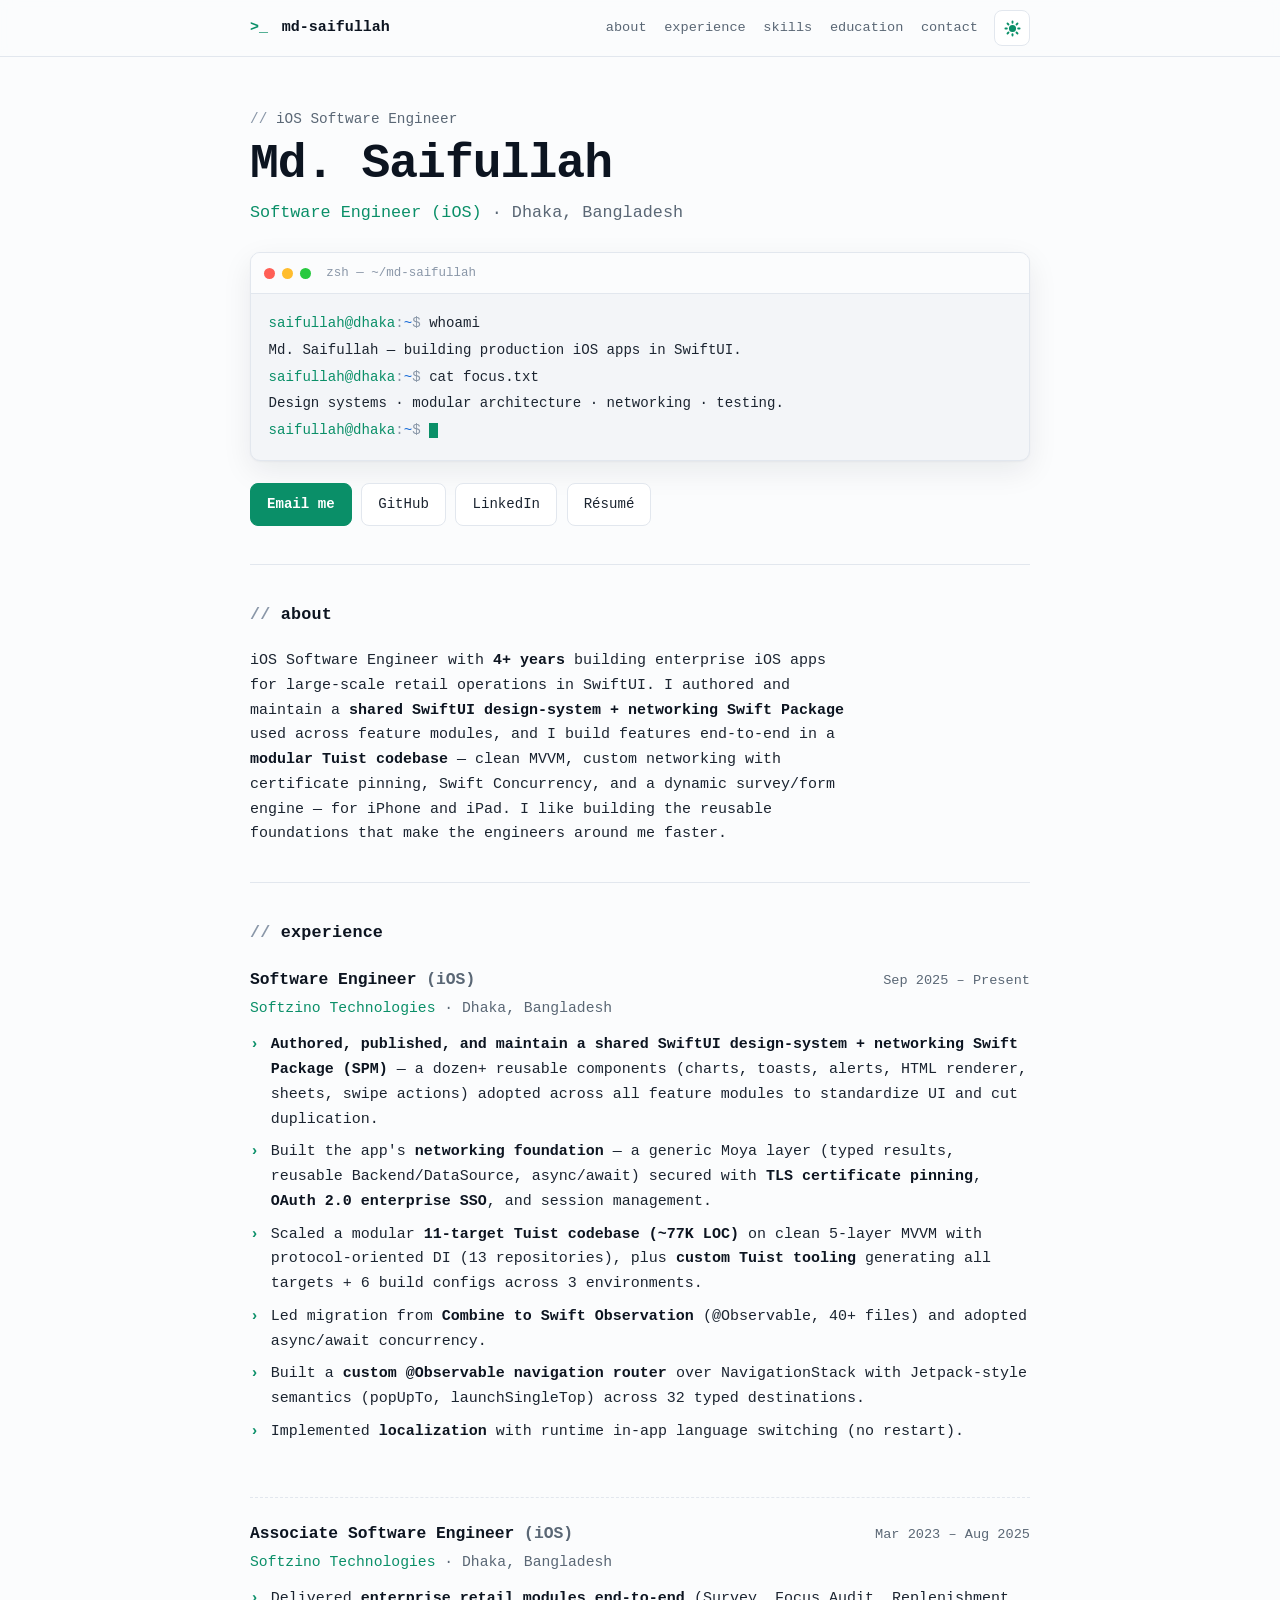
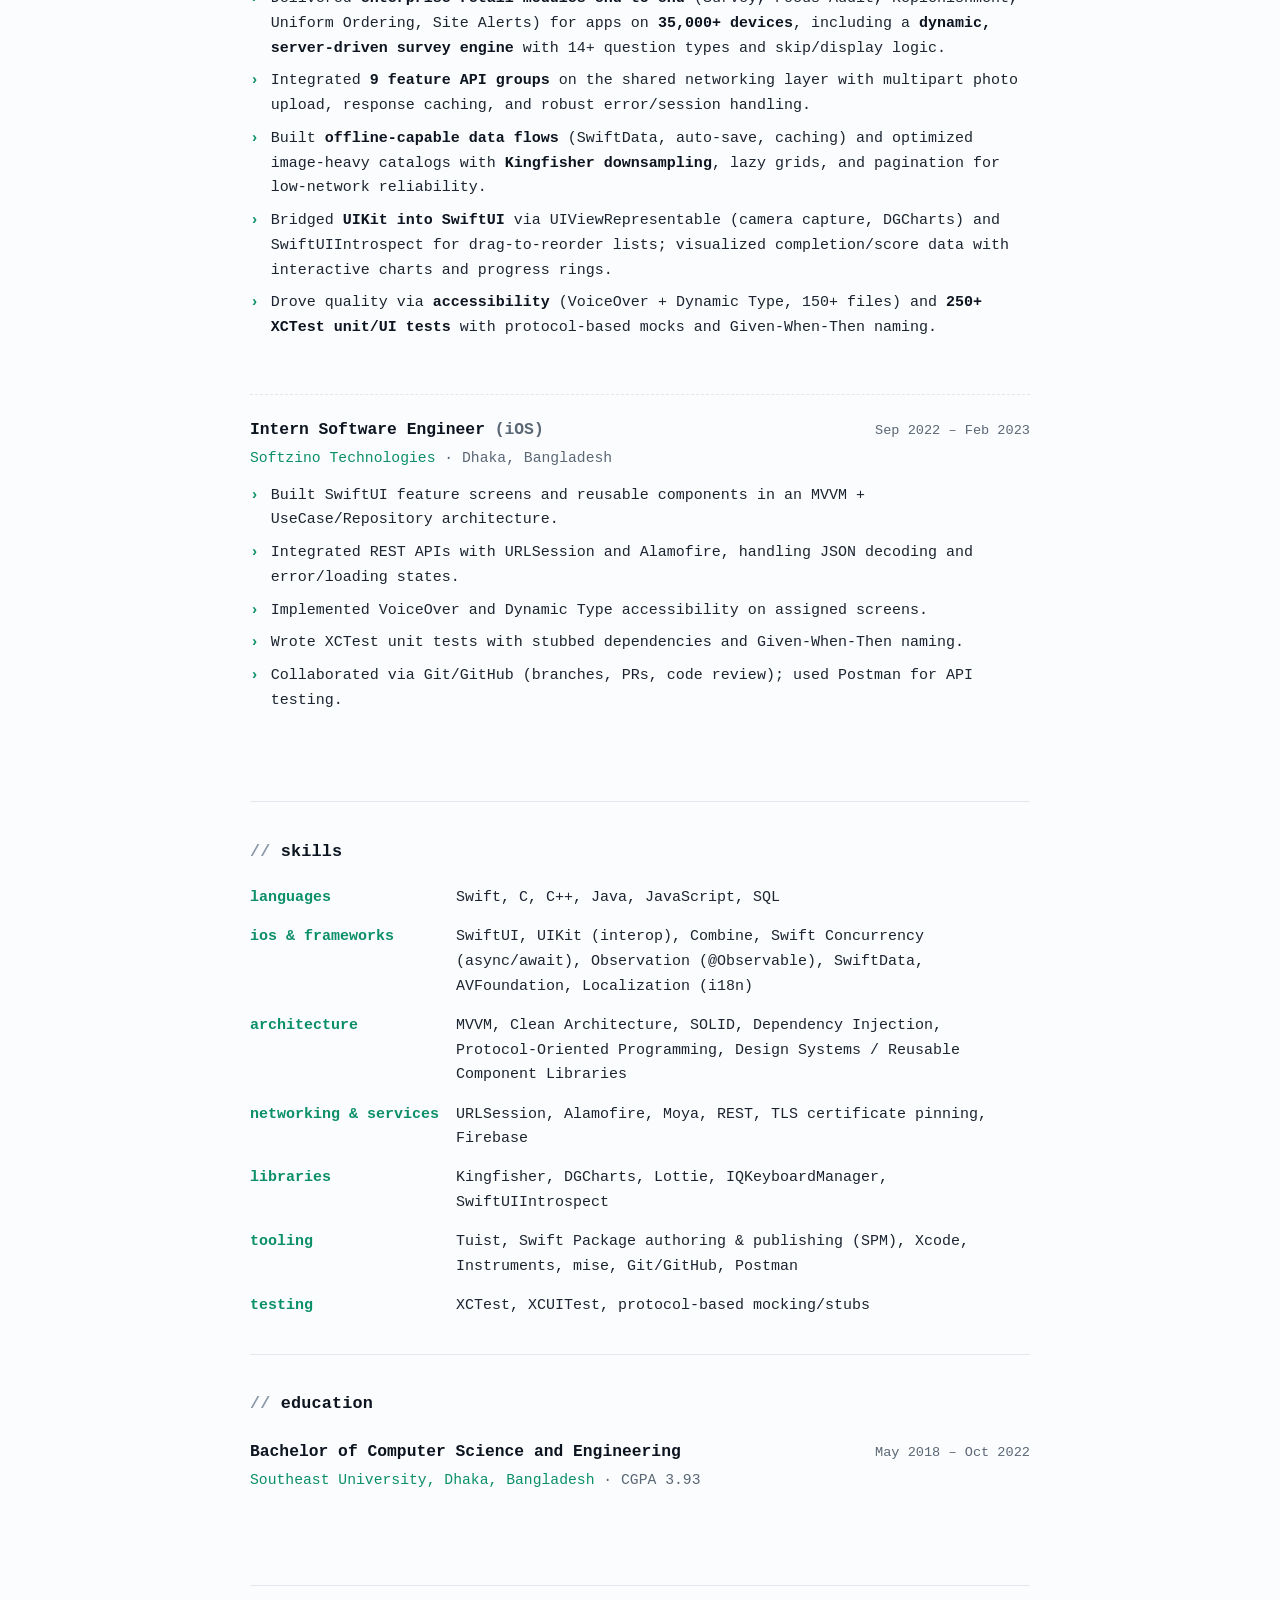
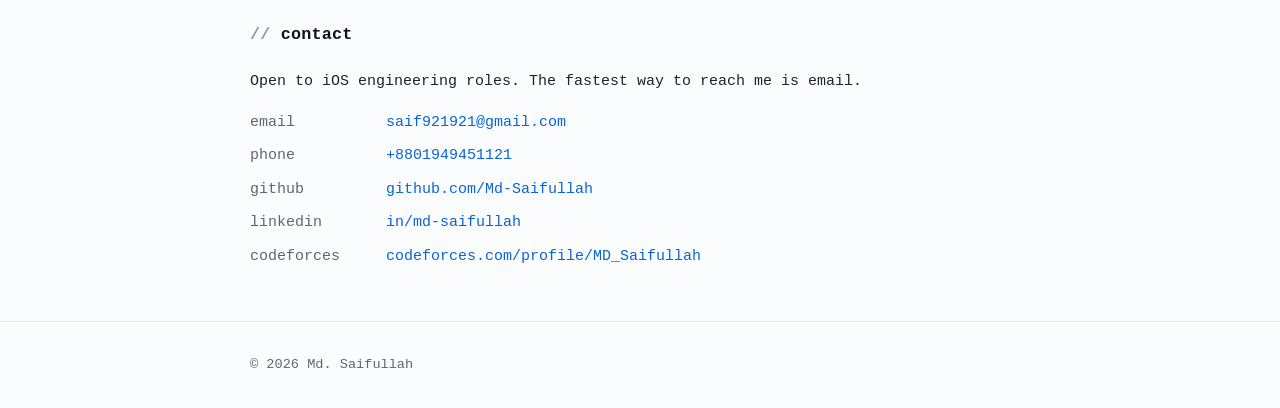
<file: index.html>
<!DOCTYPE html>
<html lang="en" data-theme="dark">
<head>
  <meta charset="UTF-8" />
  <meta name="viewport" content="width=device-width, initial-scale=1.0" />
  <title>Md. Saifullah — Software Engineer (iOS)</title>
  <meta name="description" content="Md. Saifullah — iOS Software Engineer with 4+ years building production SwiftUI apps for large-scale enterprise retail. SwiftUI, Swift Concurrency, modular Tuist architecture, custom networking." />
  <meta name="author" content="Md. Saifullah" />
  <meta name="theme-color" content="#0b0f14" />
  <link rel="canonical" href="https://md-saifullah.github.io/" />

  <!-- Open Graph / social -->
  <meta property="og:type" content="website" />
  <meta property="og:title" content="Md. Saifullah — Software Engineer (iOS)" />
  <meta property="og:description" content="iOS Software Engineer. SwiftUI, Swift Concurrency, modular Tuist architecture, custom networking. 4+ years shipping enterprise apps." />
  <meta property="og:url" content="https://md-saifullah.github.io/" />
  <meta property="og:image" content="https://md-saifullah.github.io/og.png" />                                                                                    
  <meta property="og:image:width" content="1200" />                                                                                                               
  <meta property="og:image:height" content="630" />                                                                                                               
  <meta property="og:image:alt" content="Md. Saifullah — Software Engineer (iOS)" />                                                                              
  <meta name="twitter:card" content="summary_large_image" />                                                                                                      
  <meta name="twitter:title" content="Md. Saifullah — Software Engineer (iOS)" />                                                                                 
  <meta name="twitter:description" content="iOS Software Engineer. SwiftUI, modular architecture, 4+ years shipping production apps." />                          
  <meta name="twitter:image" content="https://md-saifullah.github.io/og.png" />
  
  <link rel="icon" type="image/svg+xml" href="./favicon.svg" />
  <link rel="stylesheet" href="./styles.css" />

  <!-- No-flash theme init: apply saved theme before paint -->
  <script>
    (function () {
      try {
        var t = localStorage.getItem("theme");
        if (!t) t = matchMedia("(prefers-color-scheme: light)").matches ? "light" : "dark";
        document.documentElement.setAttribute("data-theme", t);
      } catch (e) {}
    })();
  </script>
</head>
<body>
  <a class="skip-link" href="#main">Skip to content</a>

  <header class="nav" role="banner">
    <div class="wrap nav-inner">
      <a class="brand" href="#top" aria-label="Home">
        <span class="brand-prompt">&gt;_</span> md-saifullah
      </a>
      <nav class="nav-links" id="primary-nav" aria-label="Primary">
        <a href="#about">about</a>
        <a href="#experience">experience</a>
        <!-- <a href="#projects">projects</a> -->
        <a href="#skills">skills</a>
        <a href="#education">education</a>
        <a href="#contact">contact</a>
      </nav>
      <button id="nav-toggle" class="nav-toggle" type="button" aria-label="Open menu" aria-expanded="false" aria-controls="primary-nav">
        <span class="nav-toggle-bars" aria-hidden="true"></span>
      </button>
      <button id="theme-toggle" class="theme-toggle" type="button" aria-label="Toggle color theme" title="Toggle theme">
        <svg class="icon-moon" viewBox="0 0 24 24" fill="none" stroke="currentColor" stroke-width="2" stroke-linecap="round" stroke-linejoin="round" aria-hidden="true">
          <path d="M21 12.79A9 9 0 1 1 11.21 3 7 7 0 0 0 21 12.79z"/>
        </svg>
        <svg class="icon-sun" viewBox="0 0 24 24" fill="none" stroke="currentColor" stroke-width="2" stroke-linecap="round" stroke-linejoin="round" aria-hidden="true">
          <circle cx="12" cy="12" r="4" fill="currentColor"/>
          <line x1="12" y1="2" x2="12" y2="4"/>
          <line x1="12" y1="20" x2="12" y2="22"/>
          <line x1="4.93" y1="4.93" x2="6.34" y2="6.34"/>
          <line x1="17.66" y1="17.66" x2="19.07" y2="19.07"/>
          <line x1="2" y1="12" x2="4" y2="12"/>
          <line x1="20" y1="12" x2="22" y2="12"/>
          <line x1="4.93" y1="19.07" x2="6.34" y2="17.66"/>
          <line x1="17.66" y1="6.34" x2="19.07" y2="4.93"/>
        </svg>
      </button>
    </div>
  </header>

  <main id="main" class="wrap">
    <span id="top"></span>

    <!-- ============ HERO ============ -->
    <section class="hero" aria-labelledby="hero-name">
      <p class="hero-kicker"><span class="comment">//</span> iOS Software Engineer</p>
      <h1 id="hero-name">Md. Saifullah</h1>
      <p class="hero-sub">
        <span class="accent">Software Engineer (iOS)</span>
        <span class="muted">· Dhaka, Bangladesh</span>
      </p>

      <div class="terminal" role="group" aria-label="Introduction">
        <div class="term-bar" aria-hidden="true">
          <span class="dot dot-r"></span><span class="dot dot-y"></span><span class="dot dot-g"></span>
          <span class="term-title">zsh — ~/md-saifullah</span>
        </div>
        <pre class="term-body"><span class="t-prompt">saifullah@dhaka</span><span class="t-sep">:</span><span class="t-path">~</span><span class="t-sep">$</span> whoami
<span class="t-out">Md. Saifullah — building production iOS apps in SwiftUI.</span>
<span class="t-prompt">saifullah@dhaka</span><span class="t-sep">:</span><span class="t-path">~</span><span class="t-sep">$</span> cat focus.txt
<span class="t-out">Design systems · modular architecture · networking · testing.</span>
<span class="t-prompt">saifullah@dhaka</span><span class="t-sep">:</span><span class="t-path">~</span><span class="t-sep">$</span> <span class="cursor" aria-hidden="true"></span></pre>
      </div>

      <div class="cta">
        <a class="btn btn-primary" href="mailto:saif921921@gmail.com">Email me</a>
        <a class="btn" href="https://github.com/Md-Saifullah" target="_blank" rel="noopener">GitHub</a>
        <a class="btn" href="https://www.linkedin.com/in/md-saifullah-5b632823a" target="_blank" rel="noopener">LinkedIn</a>
        <!-- TODO: copy your chosen résumé PDF into this folder as resume.pdf -->
        <a class="btn" href="./resume.pdf" target="_blank" rel="noopener">Résumé</a>
      </div>
    </section>

    <!-- ============ ABOUT ============ -->
    <section id="about" class="section" aria-labelledby="about-h">
      <h2 id="about-h" class="section-title"><span class="comment">//</span> about</h2>
      <p class="prose">
        iOS Software Engineer with <strong>4+ years</strong> building enterprise iOS apps for
        large-scale retail operations in SwiftUI. I authored and maintain a
        <strong>shared SwiftUI design-system + networking Swift Package</strong> used across feature
        modules, and I build features end-to-end in a <strong>modular Tuist codebase</strong> — clean
        MVVM, custom networking with certificate pinning, Swift Concurrency, and a dynamic
        survey/form engine — for iPhone and iPad. I like building the reusable foundations that make
        the engineers around me faster.
      </p>
    </section>

    <!-- ============ EXPERIENCE ============ -->
    <section id="experience" class="section" aria-labelledby="exp-h">
      <h2 id="exp-h" class="section-title"><span class="comment">//</span> experience</h2>

      <article class="role">
        <header class="role-head">
          <h3 class="role-title">Software Engineer <span class="muted">(iOS)</span></h3>
          <span class="role-period">Sep 2025 – Present</span>
        </header>
        <p class="role-org">Softzino Technologies <span class="muted">· Dhaka, Bangladesh</span></p>
        <ul class="bullets">
          <li><strong>Authored, published, and maintain a shared SwiftUI design-system + networking Swift Package (SPM)</strong> — a dozen+ reusable components (charts, toasts, alerts, HTML renderer, sheets, swipe actions) adopted across all feature modules to standardize UI and cut duplication.</li>
          <li>Built the app's <strong>networking foundation</strong> — a generic Moya layer (typed results, reusable Backend/DataSource, async/await) secured with <strong>TLS certificate pinning</strong>, <strong>OAuth 2.0 enterprise SSO</strong>, and session management.</li>
          <li>Scaled a modular <strong>11-target Tuist codebase (~77K LOC)</strong> on clean 5-layer MVVM with protocol-oriented DI (13 repositories), plus <strong>custom Tuist tooling</strong> generating all targets + 6 build configs across 3 environments.</li>
          <li>Led migration from <strong>Combine to Swift Observation</strong> (@Observable, 40+ files) and adopted async/await concurrency.</li>
          <li>Built a <strong>custom @Observable navigation router</strong> over NavigationStack with Jetpack-style semantics (popUpTo, launchSingleTop) across 32 typed destinations.</li>
          <li>Implemented <strong>localization</strong> with runtime in-app language switching (no restart).</li>
        </ul>
      </article>

      <article class="role">
        <header class="role-head">
          <h3 class="role-title">Associate Software Engineer <span class="muted">(iOS)</span></h3>
          <span class="role-period">Mar 2023 – Aug 2025</span>
        </header>
        <p class="role-org">Softzino Technologies <span class="muted">· Dhaka, Bangladesh</span></p>
        <ul class="bullets">
          <li>Delivered <strong>enterprise retail modules end-to-end</strong> (Survey, Focus Audit, Replenishment, Uniform Ordering, Site Alerts) for apps on <strong>35,000+ devices</strong>, including a <strong>dynamic, server-driven survey engine</strong> with 14+ question types and skip/display logic.</li>
          <li>Integrated <strong>9 feature API groups</strong> on the shared networking layer with multipart photo upload, response caching, and robust error/session handling.</li>
          <li>Built <strong>offline-capable data flows</strong> (SwiftData, auto-save, caching) and optimized image-heavy catalogs with <strong>Kingfisher downsampling</strong>, lazy grids, and pagination for low-network reliability.</li>
          <li>Bridged <strong>UIKit into SwiftUI</strong> via UIViewRepresentable (camera capture, DGCharts) and SwiftUIIntrospect for drag-to-reorder lists; visualized completion/score data with interactive charts and progress rings.</li>
          <li>Drove quality via <strong>accessibility</strong> (VoiceOver + Dynamic Type, 150+ files) and <strong>250+ XCTest unit/UI tests</strong> with protocol-based mocks and Given-When-Then naming.</li>
        </ul>
      </article>

      <article class="role">
        <header class="role-head">
          <h3 class="role-title">Intern Software Engineer <span class="muted">(iOS)</span></h3>
          <span class="role-period">Sep 2022 – Feb 2023</span>
        </header>
        <p class="role-org">Softzino Technologies <span class="muted">· Dhaka, Bangladesh</span></p>
        <ul class="bullets">
          <li>Built SwiftUI feature screens and reusable components in an MVVM + UseCase/Repository architecture.</li>
          <li>Integrated REST APIs with URLSession and Alamofire, handling JSON decoding and error/loading states.</li>
          <li>Implemented VoiceOver and Dynamic Type accessibility on assigned screens.</li>
          <li>Wrote XCTest unit tests with stubbed dependencies and Given-When-Then naming.</li>
          <li>Collaborated via Git/GitHub (branches, PRs, code review); used Postman for API testing.</li>
        </ul>
      </article>
    </section>

    <!-- ============ PROJECTS (personal work) ============ -->
    <!-- TODO: add your personal projects here. Uncomment this whole section
         AND the "projects" link in the nav above. Duplicate a .card per project.
         Card styles already live in styles.css.
    <section id="projects" class="section" aria-labelledby="projects-h">
      <h2 id="projects-h" class="section-title"><span class="comment">//</span> projects</h2>
      <div class="cards">

        <article class="card">
          <h3>Project Name</h3>
          <p>One or two lines on what it does and the problem it solves.</p>
          <div class="tags">
            <span class="tag">SwiftUI</span>
            <span class="tag">Swift Concurrency</span>
          </div>
          <div class="card-links">
            <a href="https://github.com/Md-Saifullah/REPO" target="_blank" rel="noopener">source</a>
            <a href="https://apps.apple.com/" target="_blank" rel="noopener">App Store</a>
          </div>
        </article>

        <article class="card">
          <h3>Project Name</h3>
          <p>One or two lines on what it does and the problem it solves.</p>
          <div class="tags">
            <span class="tag">UIKit</span>
            <span class="tag">Core Data</span>
          </div>
          <div class="card-links">
            <a href="https://github.com/Md-Saifullah/REPO" target="_blank" rel="noopener">source</a>
          </div>
        </article>

        <article class="card">
          <h3>Project Name</h3>
          <p>One or two lines on what it does and the problem it solves.</p>
          <div class="tags">
            <span class="tag">Swift</span>
          </div>
          <div class="card-links">
            <a href="https://github.com/Md-Saifullah/REPO" target="_blank" rel="noopener">source</a>
          </div>
        </article>

      </div>
    </section>
    -->

    <!-- ============ SKILLS ============ -->
    <section id="skills" class="section" aria-labelledby="skills-h">
      <h2 id="skills-h" class="section-title"><span class="comment">//</span> skills</h2>
      <dl class="skills">
        <div class="skill"><dt>languages</dt><dd>Swift, C, C++, Java, JavaScript, SQL</dd></div>
        <div class="skill"><dt>ios &amp; frameworks</dt><dd>SwiftUI, UIKit (interop), Combine, Swift Concurrency (async/await), Observation (@Observable), SwiftData, AVFoundation, Localization (i18n)</dd></div>
        <div class="skill"><dt>architecture</dt><dd>MVVM, Clean Architecture, SOLID, Dependency Injection, Protocol-Oriented Programming, Design Systems / Reusable Component Libraries</dd></div>
        <div class="skill"><dt>networking &amp; services</dt><dd>URLSession, Alamofire, Moya, REST, TLS certificate pinning, Firebase</dd></div>
        <div class="skill"><dt>libraries</dt><dd>Kingfisher, DGCharts, Lottie, IQKeyboardManager, SwiftUIIntrospect</dd></div>
        <div class="skill"><dt>tooling</dt><dd>Tuist, Swift Package authoring &amp; publishing (SPM), Xcode, Instruments, mise, Git/GitHub, Postman</dd></div>
        <div class="skill"><dt>testing</dt><dd>XCTest, XCUITest, protocol-based mocking/stubs</dd></div>
      </dl>
    </section>

    <!-- ============ EDUCATION ============ -->
    <section id="education" class="section" aria-labelledby="edu-h">
      <h2 id="edu-h" class="section-title"><span class="comment">//</span> education</h2>
      <article class="role">
        <header class="role-head">
          <h3 class="role-title">Bachelor of Computer Science and Engineering</h3>
          <span class="role-period">May 2018 – Oct 2022</span>
        </header>
        <p class="role-org">Southeast University, Dhaka, Bangladesh <span class="muted">· CGPA 3.93</span></p>
      </article>
    </section>

    <!-- ============ CONTACT ============ -->
    <section id="contact" class="section" aria-labelledby="contact-h">
      <h2 id="contact-h" class="section-title"><span class="comment">//</span> contact</h2>
      <p class="prose">Open to iOS engineering roles. The fastest way to reach me is email.</p>
      <ul class="contact-list">
        <li><span class="c-key">email</span><a href="mailto:saif921921@gmail.com">saif921921@gmail.com</a></li>
        <li><span class="c-key">phone</span><a href="tel:+8801949451121">+8801949451121</a></li>
        <li><span class="c-key">github</span><a href="https://github.com/Md-Saifullah" target="_blank" rel="noopener">github.com/Md-Saifullah</a></li>
        <li><span class="c-key">linkedin</span><a href="https://www.linkedin.com/in/md-saifullah-5b632823a" target="_blank" rel="noopener">in/md-saifullah</a></li>
        <li><span class="c-key">codeforces</span><a href="https://codeforces.com/profile/MD_Saifullah" target="_blank" rel="noopener">codeforces.com/profile/MD_Saifullah</a></li>
      </ul>
    </section>
  </main>

  <footer class="footer">
    <div class="wrap">
      <!-- <p><span class="comment">//</span> built with plain HTML &amp; CSS · hosted on Vercel &amp; GitHub Pages</p> -->
      <p class="muted">© <span id="year"></span> Md. Saifullah</p>
    </div>
  </footer>

  <script src="./main.js" defer></script>
</body>
</html>
</file>
<file: styles.css>
/* =========================================================
   Md. Saifullah — portfolio
   Minimal monospace / terminal aesthetic.
   Dependency-free. Dark default + light theme via [data-theme].
   ========================================================= */

:root {
  --max: 820px;

  /* dark (default) */
  --bg: #0b0f14;
  --bg-elev: #11161d;
  --bg-term: #0e141b;
  --text: #d6dee8;
  --muted: #8a97a8;
  --faint: #5c6672;
  --border: #1e2630;
  --accent: #5ad1a0;   /* mint/terminal green */
  --accent-2: #58a6ff; /* link blue */
  --strong: #eaf1f8;
  --shadow: 0 1px 0 rgba(255, 255, 255, 0.02), 0 8px 30px rgba(0, 0, 0, 0.35);

  --mono: ui-monospace, "SF Mono", "JetBrains Mono", "Fira Code", Menlo,
    Consolas, "Liberation Mono", monospace;

  --sp: 1rem;
}

html[data-theme="light"] {
  --bg: #fbfcfd;
  --bg-elev: #ffffff;
  --bg-term: #f3f5f8;
  --text: #1b2430;
  --muted: #5a6775;
  --faint: #8a97a8;
  --border: #e2e7ee;
  --accent: #0a8f68;
  --accent-2: #0b63d6;
  --strong: #0c1420;
  --shadow: 0 1px 2px rgba(16, 24, 40, 0.04), 0 10px 30px rgba(16, 24, 40, 0.08);
}

* { box-sizing: border-box; }

html { scroll-behavior: smooth; }

@media (prefers-reduced-motion: reduce) {
  html { scroll-behavior: auto; }
  .cursor { animation: none !important; }
  body, .nav, .section, .terminal, .term-bar, .term-body,
  .card, .theme-toggle, .tag, .skip-link, .theme-toggle svg,
  .nav-toggle-bars, .nav-toggle-bars::before, .nav-toggle-bars::after {
    transition: none !important;
  }
}

body {
  margin: 0;
  background: var(--bg);
  color: var(--text);
  font-family: var(--mono);
  font-size: 15px;
  line-height: 1.65;
  -webkit-font-smoothing: antialiased;
  text-rendering: optimizeLegibility;
}

/* Smooth crossfade when the theme flips. Scoped to themed surfaces so we don't
   animate unrelated layout; disabled under prefers-reduced-motion (below). */
body, .nav, .section, .terminal, .term-bar, .term-body,
.card, .theme-toggle, .tag, .skip-link {
  transition: background-color 0.35s ease, color 0.35s ease,
    border-color 0.35s ease, box-shadow 0.35s ease;
}

.wrap { width: 100%; max-width: var(--max); margin: 0 auto; padding: 0 1.25rem; }

a { color: var(--accent-2); text-decoration: none; }
a:hover { text-decoration: underline; }

strong { color: var(--strong); font-weight: 600; }
.muted { color: var(--muted); }
.accent { color: var(--accent); }
.comment { color: var(--faint); }

.skip-link {
  position: absolute; left: -999px; top: 0;
  background: var(--accent); color: #04120c; padding: 0.5rem 0.9rem;
  border-radius: 0 0 8px 0; z-index: 100; font-weight: 600;
}
.skip-link:focus { left: 0; }

:focus-visible {
  outline: 2px solid var(--accent);
  outline-offset: 2px;
  border-radius: 4px;
}

/* ---------------- Nav ---------------- */
.nav {
  position: sticky; top: 0; z-index: 50;
  background: color-mix(in srgb, var(--bg) 82%, transparent);
  backdrop-filter: saturate(140%) blur(8px);
  border-bottom: 1px solid var(--border);
}
.nav-inner { display: flex; align-items: center; gap: 1rem; height: 56px; }
.brand { color: var(--strong); font-weight: 600; white-space: nowrap; }
.brand:hover { text-decoration: none; color: var(--accent); }
.brand-prompt { color: var(--accent); margin-right: 0.3rem; }
.nav-links { margin-left: auto; display: flex; gap: 1.1rem; overflow-x: auto; }
.nav-links a { color: var(--muted); font-size: 0.85rem; white-space: nowrap; }
.nav-links a:hover { color: var(--accent); text-decoration: none; }

/* Hamburger — hidden on desktop, shown under 640px (see media query below). */
.nav-toggle {
  display: none; flex: none; width: 36px; height: 36px;
  place-items: center; margin-left: 0.1rem;
  background: var(--bg-elev); border: 1px solid var(--border);
  border-radius: 8px; cursor: pointer; color: var(--text);
}
.nav-toggle:hover { border-color: var(--accent); }
.nav-toggle-bars { position: relative; width: 16px; height: 2px; }
.nav-toggle-bars, .nav-toggle-bars::before, .nav-toggle-bars::after {
  display: block; width: 16px; height: 2px; border-radius: 2px;
  background: currentColor; transition: transform 0.25s ease, opacity 0.25s ease;
}
.nav-toggle-bars::before, .nav-toggle-bars::after { content: ""; position: absolute; left: 0; }
.nav-toggle-bars::before { top: -5px; }
.nav-toggle-bars::after  { top: 5px; }
.nav-toggle[aria-expanded="true"] .nav-toggle-bars { background: transparent; }
.nav-toggle[aria-expanded="true"] .nav-toggle-bars::before { transform: translateY(5px) rotate(45deg); }
.nav-toggle[aria-expanded="true"] .nav-toggle-bars::after  { transform: translateY(-5px) rotate(-45deg); }

.theme-toggle {
  flex: none; width: 36px; height: 36px; display: grid; place-items: center;
  background: var(--bg-elev); border: 1px solid var(--border);
  border-radius: 8px; cursor: pointer; color: var(--text);
}
.theme-toggle:hover { border-color: var(--accent); }

/* Mobile nav: collapse the links into a dropdown behind the hamburger. */
@media (max-width: 640px) {
  .nav-toggle { display: grid; margin-left: auto; }
  .nav-links {
    position: absolute; top: 57px; left: 0; right: 0;
    margin-left: 0; flex-direction: column; gap: 0; overflow-x: visible;
    background: var(--bg-elev); border-bottom: 1px solid var(--border);
    padding: 0.3rem 1.25rem 0.7rem;
    box-shadow: var(--shadow);
    display: none;
  }
  .nav-links.open { display: flex; }
  .nav-links a {
    font-size: 0.95rem; padding: 0.65rem 0.2rem;
    border-bottom: 1px solid var(--border);
  }
  .nav-links a:last-child { border-bottom: 0; }
}

/* Theme icons: moon (dark) and sun (light) stacked; crossfade + rotate on switch. */
.theme-toggle { position: relative; }
.theme-toggle svg {
  position: absolute; width: 17px; height: 17px; stroke: var(--accent);
  transition: opacity 0.3s ease, transform 0.45s cubic-bezier(0.34, 1.56, 0.64, 1);
}
.icon-sun line { stroke-width: 2.6; }
.icon-sun circle { fill: var(--accent); }
html[data-theme="dark"]  .icon-moon { opacity: 1; transform: rotate(0deg); }
html[data-theme="dark"]  .icon-sun  { opacity: 0; transform: rotate(-90deg); }
html[data-theme="light"] .icon-sun  { opacity: 1; transform: rotate(0deg); }
html[data-theme="light"] .icon-moon { opacity: 0; transform: rotate(90deg); }

/* ---------------- Hero ---------------- */
.hero { padding: 3.2rem 0 2.4rem; }
.hero-kicker { margin: 0 0 0.4rem; color: var(--muted); font-size: 0.9rem; }
h1 {
  margin: 0; font-size: clamp(2rem, 6vw, 3rem); line-height: 1.1;
  letter-spacing: -0.02em; color: var(--strong);
}
.hero-sub { margin: 0.5rem 0 1.6rem; font-size: 1.05rem; }

.terminal {
  background: var(--bg-term); border: 1px solid var(--border);
  border-radius: 10px; box-shadow: var(--shadow); overflow: hidden;
}
.term-bar {
  display: flex; align-items: center; gap: 0.45rem;
  padding: 0.6rem 0.8rem; border-bottom: 1px solid var(--border);
  background: color-mix(in srgb, var(--bg-elev) 70%, var(--bg-term));
}
.dot { width: 11px; height: 11px; border-radius: 50%; display: inline-block; }
.dot-r { background: #ff5f56; } .dot-y { background: #ffbd2e; } .dot-g { background: #27c93f; }
.term-title { margin-left: 0.5rem; color: var(--faint); font-size: 0.78rem; }
.term-body {
  margin: 0; padding: 1rem 1.1rem; font-family: var(--mono);
  font-size: 0.88rem; line-height: 1.9; overflow-x: auto; white-space: pre;
}
.t-prompt { color: var(--accent); }
.t-path { color: var(--accent-2); }
.t-sep { color: var(--faint); }
.t-out { color: var(--text); }
.cursor {
  display: inline-block; width: 0.6em; height: 1.05em; vertical-align: text-bottom;
  background: var(--accent); animation: blink 1.1s step-end infinite;
}
@keyframes blink { 50% { opacity: 0; } }

.cta { display: flex; flex-wrap: wrap; gap: 0.6rem; margin-top: 1.4rem; }
.btn {
  display: inline-block; padding: 0.55rem 1rem; border-radius: 8px;
  border: 1px solid var(--border); background: var(--bg-elev);
  color: var(--text); font-size: 0.88rem;
}
.btn:hover { border-color: var(--accent); color: var(--accent); text-decoration: none; }
.btn-primary {
  background: var(--accent); border-color: var(--accent); color: #04120c; font-weight: 600;
}
.btn-primary:hover { color: #04120c; filter: brightness(1.07); }
/* Light theme: the accent is a deep green, so near-black text reads muddy — use white. */
html[data-theme="light"] .btn-primary,
html[data-theme="light"] .btn-primary:hover { color: #ffffff; }

/* ---------------- Sections ---------------- */
.section { padding: 2.2rem 0; border-top: 1px solid var(--border); }
/* Offset anchor jumps so section headings clear the sticky nav (56px + border). */
.section { scroll-margin-top: 76px; }
.section-title {
  margin: 0 0 1.3rem; font-size: 1.05rem; font-weight: 600;
  color: var(--strong); letter-spacing: 0.01em;
}
.prose { margin: 0; max-width: 68ch; color: var(--text); }

/* ---------------- Experience / Education ---------------- */
.role { padding: 0 0 1.4rem; margin: 0 0 1.4rem; }
.role + .role { border-top: 1px dashed var(--border); padding-top: 1.4rem; }
.role-head {
  display: flex; justify-content: space-between; align-items: baseline;
  gap: 1rem; flex-wrap: wrap;
}
.role-title { margin: 0; font-size: 1.02rem; color: var(--strong); font-weight: 600; }
.role-period { color: var(--muted); font-size: 0.85rem; white-space: nowrap; }
.role-org { margin: 0.15rem 0 0.8rem; color: var(--accent); font-size: 0.92rem; }
.bullets { margin: 0; padding: 0; list-style: none; }
.bullets li { position: relative; padding-left: 1.3rem; margin: 0.5rem 0; }
.bullets li::before {
  content: "›"; position: absolute; left: 0; top: 0;
  color: var(--accent); font-weight: 700;
}

/* ---------------- Skills ---------------- */
.skills { margin: 0; display: grid; gap: 0.9rem; }
.skill { display: grid; grid-template-columns: 190px 1fr; gap: 1rem; }
.skill dt { color: var(--accent); font-weight: 600; }
.skill dd { margin: 0; color: var(--text); }
@media (max-width: 620px) {
  .skill { grid-template-columns: 1fr; gap: 0.1rem; }
}

/* ---------------- Projects (used when you uncomment the section) ---------------- */
.cards { display: grid; grid-template-columns: repeat(auto-fill, minmax(260px, 1fr)); gap: 1rem; }
.card {
  background: var(--bg-elev); border: 1px solid var(--border);
  border-radius: 10px; padding: 1.1rem 1.2rem; box-shadow: var(--shadow);
  display: flex; flex-direction: column; gap: 0.6rem;
}
.card:hover { border-color: var(--accent); }
.card h3 { margin: 0; font-size: 1rem; color: var(--strong); }
.card p { margin: 0; color: var(--muted); font-size: 0.9rem; }
.card .tags { display: flex; flex-wrap: wrap; gap: 0.4rem; margin-top: auto; }
.card .tag {
  font-size: 0.72rem; padding: 0.15rem 0.5rem; border-radius: 999px;
  border: 1px solid var(--border); color: var(--accent); background: var(--bg-term);
}
.card .card-links { display: flex; gap: 0.9rem; font-size: 0.82rem; }

/* ---------------- Contact ---------------- */
.contact-list { list-style: none; margin: 1rem 0 0; padding: 0; display: grid; gap: 0.55rem; }
.contact-list li { display: grid; grid-template-columns: 120px 1fr; gap: 1rem; }
.c-key { color: var(--muted); }
@media (max-width: 620px) {
  .contact-list li { grid-template-columns: 1fr; gap: 0.1rem; }
}

/* ---------------- Footer ---------------- */
.footer { border-top: 1px solid var(--border); padding: 1.8rem 0; margin-top: 1rem; }
.footer p { margin: 0.2rem 0; font-size: 0.85rem; color: var(--muted); }
</file>
